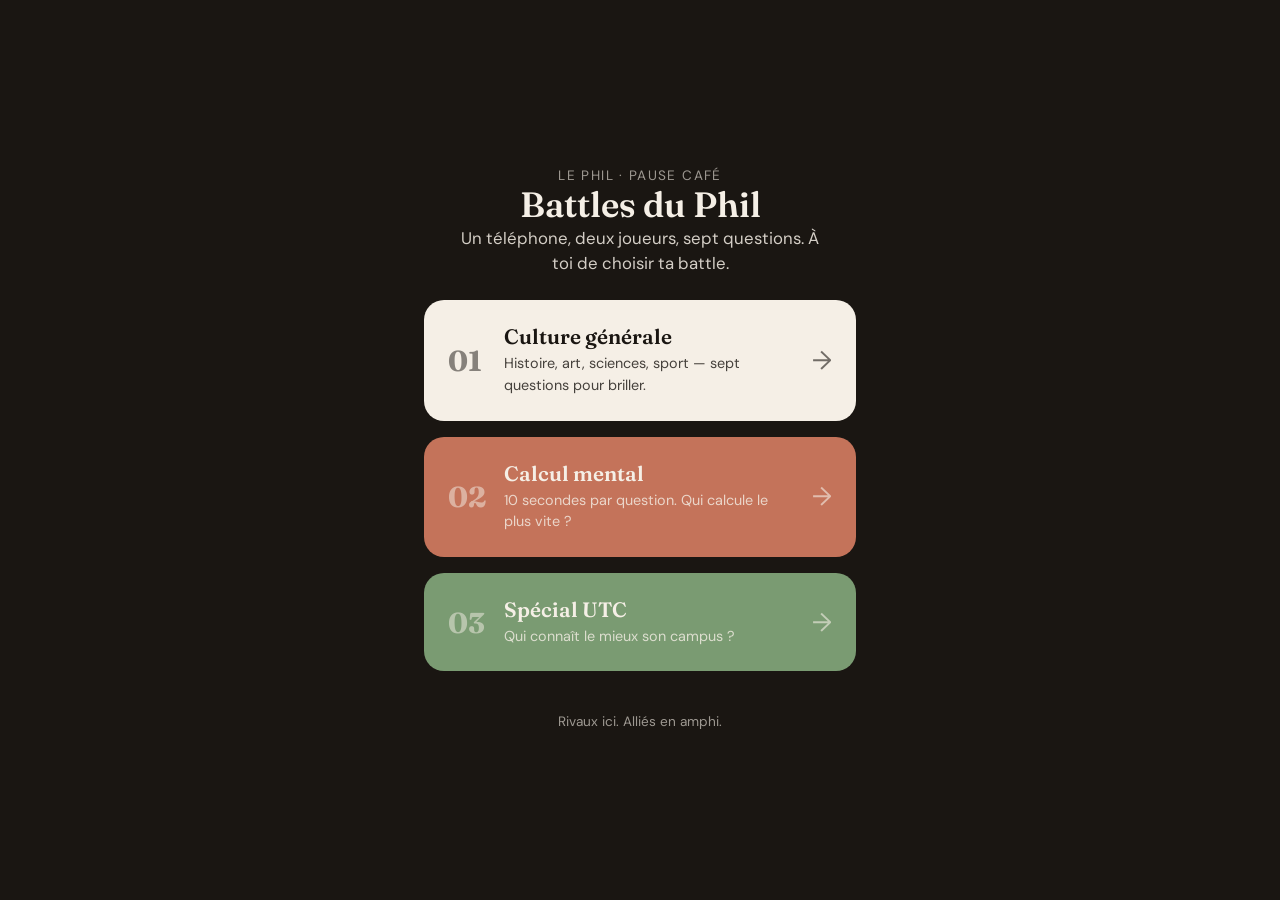
<file: index.html>
<!DOCTYPE html>
<html lang="fr">
<head>
  <meta charset="UTF-8">
  <meta name="viewport" content="width=device-width, initial-scale=1.0">
  <title>Battles du Phil</title>
  <link rel="preconnect" href="https://fonts.googleapis.com">
  <link rel="preconnect" href="https://fonts.gstatic.com" crossorigin>
  <link href="https://fonts.googleapis.com/css2?family=Fraunces:opsz,wght@9..144,400;9..144,600;9..144,700&family=DM+Sans:wght@400;500;700&display=swap" rel="stylesheet">
  <link rel="stylesheet" href="style.css">
</head>
<body>
  <div class="splash" id="splash">
    <div class="splash-text">Battle.</div>
  </div>

  <div id="app">
    <div class="screen home-screen home-content" id="home-content">
      <div class="home-header">
        <div class="eyebrow">Le Phil &middot; Pause caf&eacute;</div>
        <h1 class="title-lg">Battles du Phil</h1>
        <p class="subtitle">Un t&eacute;l&eacute;phone, deux joueurs, sept questions. &Agrave; toi de choisir ta battle.</p>
      </div>

      <a href="culture.html" class="game-card card-cream">
        <div class="card-number">01</div>
        <div class="card-body">
          <h2>Culture g&eacute;n&eacute;rale</h2>
          <p>Histoire, art, sciences, sport &mdash; sept questions pour briller.</p>
        </div>
        <div class="card-arrow">&rarr;</div>
      </a>

      <a href="calcul.html" class="game-card card-terracotta">
        <div class="card-number">02</div>
        <div class="card-body">
          <h2>Calcul mental</h2>
          <p>10 secondes par question. Qui calcule le plus vite ?</p>
        </div>
        <div class="card-arrow">&rarr;</div>
      </a>

      <a href="utc.html" class="game-card card-sage">
        <div class="card-number">03</div>
        <div class="card-body">
          <h2>Sp&eacute;cial UTC</h2>
          <p>Qui conna&icirc;t le mieux son campus ?</p>
        </div>
        <div class="card-arrow">&rarr;</div>
      </a>

      <p class="footer-note">Rivaux ici. Alli&eacute;s en amphi.</p>
    </div>
  </div>

  <script>
    window.addEventListener('DOMContentLoaded', () => {
      setTimeout(() => {
        document.getElementById('splash').classList.add('hide');
        document.getElementById('home-content').classList.add('show');
      }, 1000);
    });
  </script>
</body>
</html>
</file>
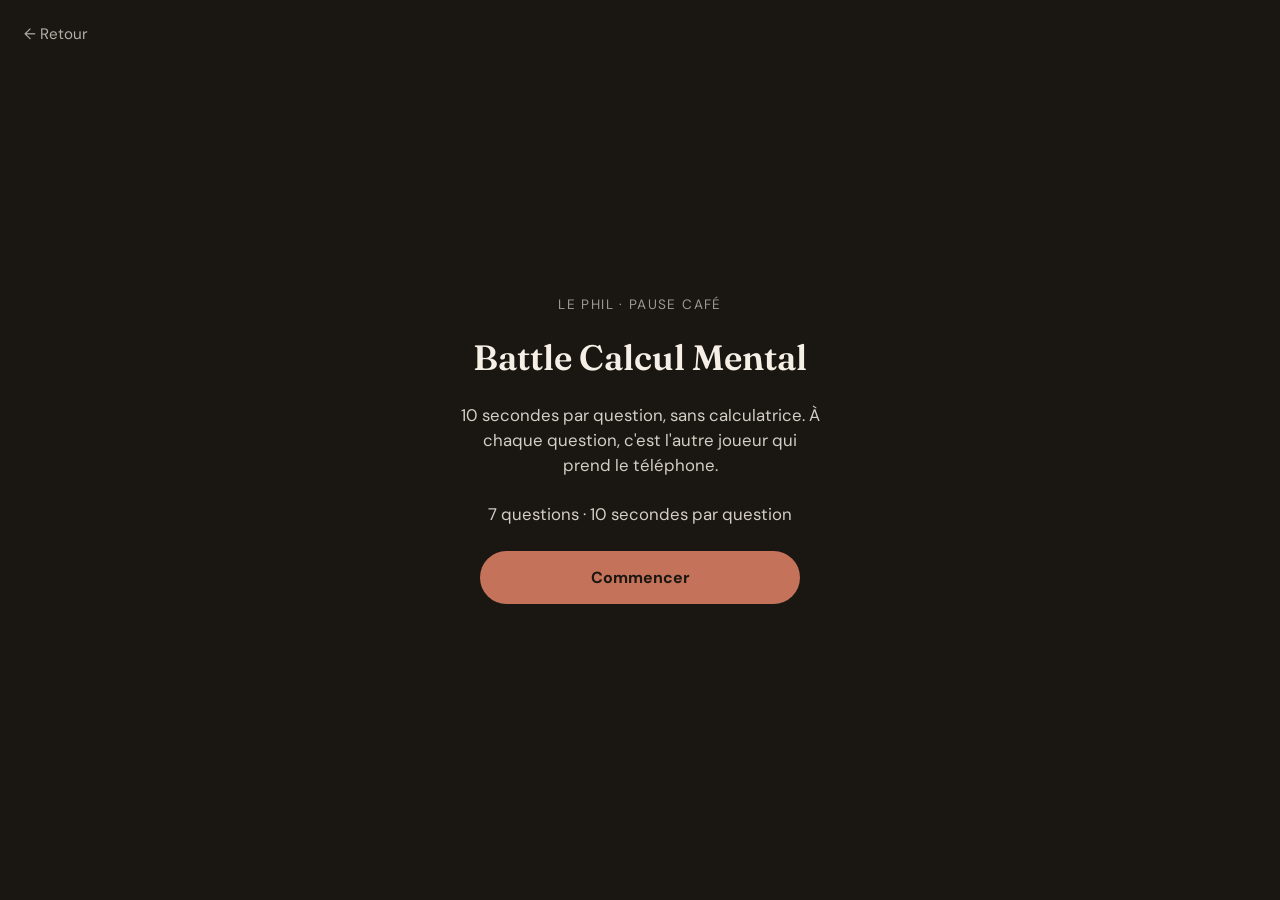
<file: calcul.html>
<!DOCTYPE html>
<html lang="fr">
<head>
  <meta charset="UTF-8">
  <meta name="viewport" content="width=device-width, initial-scale=1.0">
  <title>Battle Calcul Mental &mdash; Le Phil</title>
  <link rel="preconnect" href="https://fonts.googleapis.com">
  <link rel="preconnect" href="https://fonts.gstatic.com" crossorigin>
  <link href="https://fonts.googleapis.com/css2?family=Fraunces:opsz,wght@9..144,400;9..144,600;9..144,700&family=DM+Sans:wght@400;500;700&display=swap" rel="stylesheet">
  <link rel="stylesheet" href="style.css">
</head>
<body>
  <div id="app"></div>
  <script>
    window.QUIZ_CONFIG = {
      title: "Battle Calcul Mental",
      description: "10 secondes par question, sans calculatrice. À chaque question, c'est l'autre joueur qui prend le téléphone.",
      accentColor: "#C4735A",
      accentText: "#1A1612",
      timeLimit: 10,
      questions: [
        {
          q: "17 × 4 = ?",
          options: ["68", "72", "64", "76"],
          correct: 0
        },
        {
          q: "256 ÷ 8 = ?",
          options: ["32", "28", "36", "24"],
          correct: 0
        },
        {
          q: "15% de 200 = ?",
          options: ["30", "25", "35", "20"],
          correct: 0
        },
        {
          q: "13² = ?",
          options: ["169", "156", "144", "181"],
          correct: 0
        },
        {
          q: "3/4 + 1/2 = ?",
          options: ["5/4", "4/6", "1", "7/8"],
          correct: 0
        },
        {
          q: "123 + 456 + 78 = ?",
          options: ["657", "647", "667", "637"],
          correct: 0
        },
        {
          q: "Le double de 37, moins 9 = ?",
          options: ["65", "74", "56", "63"],
          correct: 0
        }
      ]
    };
  </script>
  <script src="quiz.js"></script>
</body>
</html>
</file>
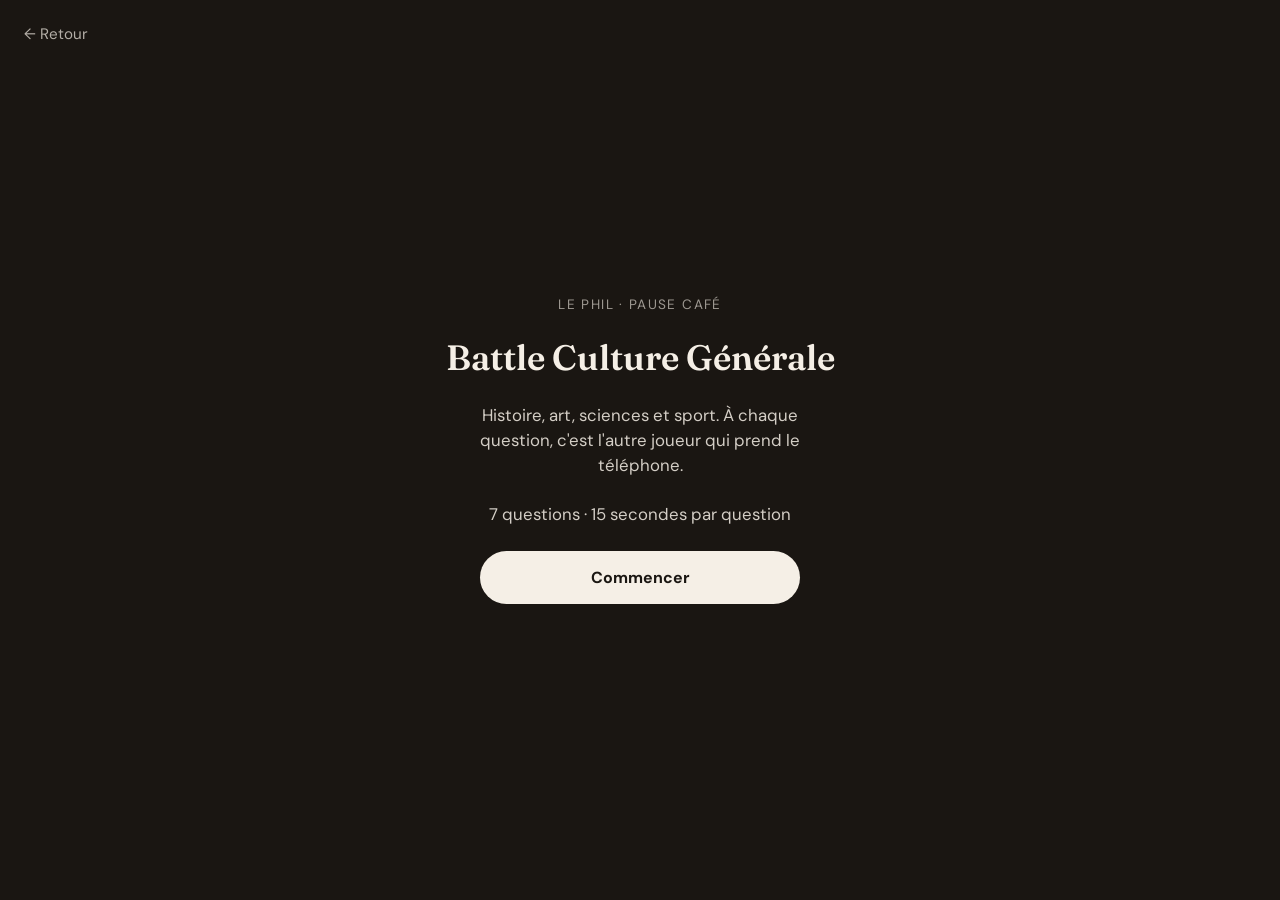
<file: culture.html>
<!DOCTYPE html>
<html lang="fr">
<head>
  <meta charset="UTF-8">
  <meta name="viewport" content="width=device-width, initial-scale=1.0">
  <title>Battle Culture G&eacute;n&eacute;rale &mdash; Le Phil</title>
  <link rel="preconnect" href="https://fonts.googleapis.com">
  <link rel="preconnect" href="https://fonts.gstatic.com" crossorigin>
  <link href="https://fonts.googleapis.com/css2?family=Fraunces:opsz,wght@9..144,400;9..144,600;9..144,700&family=DM+Sans:wght@400;500;700&display=swap" rel="stylesheet">
  <link rel="stylesheet" href="style.css">
</head>
<body>
  <div id="app"></div>
  <script>
    window.QUIZ_CONFIG = {
      title: "Battle Culture Générale",
      description: "Histoire, art, sciences et sport. À chaque question, c'est l'autre joueur qui prend le téléphone.",
      accentColor: "#F5EFE6",
      accentText: "#1A1612",
      timeLimit: 15,
      questions: [
        {
          q: "Quelle est la capitale de l'Australie ?",
          options: ["Canberra", "Sydney", "Melbourne", "Brisbane"],
          correct: 0
        },
        {
          q: "En quelle année l'homme a-t-il marché sur la Lune pour la première fois ?",
          options: ["1969", "1972", "1965", "1971"],
          correct: 0
        },
        {
          q: "Quel peintre a réalisé « La Nuit étoilée » ?",
          options: ["Van Gogh", "Monet", "Picasso", "Dalí"],
          correct: 0
        },
        {
          q: "Combien d'os compte le corps humain adulte ?",
          options: ["206", "180", "212", "198"],
          correct: 0
        },
        {
          q: "Quel pays a remporté la Coupe du Monde 2014 au Brésil ?",
          options: ["Allemagne", "Brésil", "Argentine", "France"],
          correct: 0
        },
        {
          q: "Quel est l'élément chimique dont le symbole est 'Au' ?",
          options: ["Or", "Argent", "Cuivre", "Aluminium"],
          correct: 0
        },
        {
          q: "Qui a écrit « Les Misérables » ?",
          options: ["Victor Hugo", "Émile Zola", "Gustave Flaubert", "Stendhal"],
          correct: 0
        }
      ]
    };
  </script>
  <script src="quiz.js"></script>
</body>
</html>
</file>
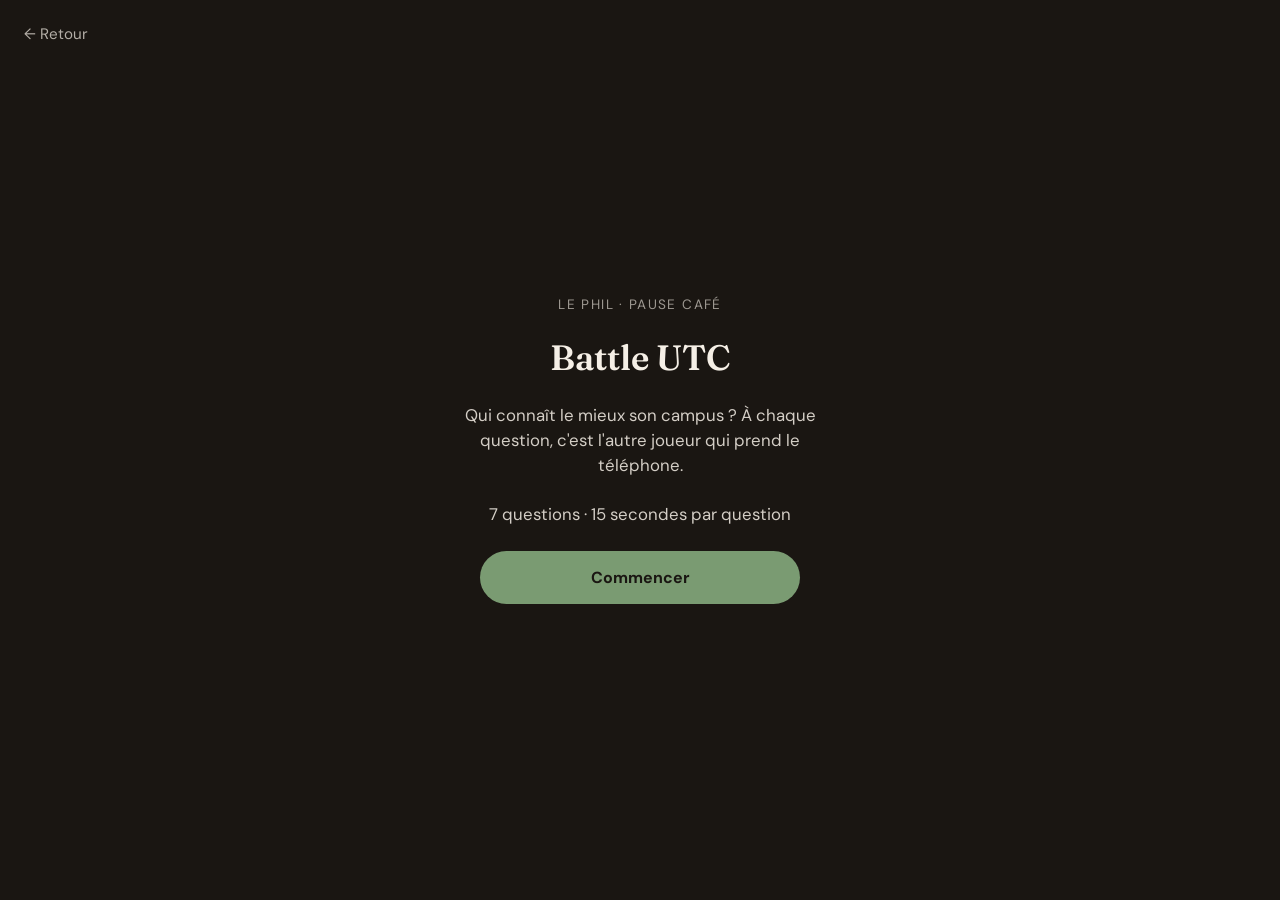
<file: utc.html>
<!DOCTYPE html>
<html lang="fr">
<head>
  <meta charset="UTF-8">
  <meta name="viewport" content="width=device-width, initial-scale=1.0">
  <title>Battle UTC &mdash; Le Phil</title>
  <link rel="preconnect" href="https://fonts.googleapis.com">
  <link rel="preconnect" href="https://fonts.gstatic.com" crossorigin>
  <link href="https://fonts.googleapis.com/css2?family=Fraunces:opsz,wght@9..144,400;9..144,600;9..144,700&family=DM+Sans:wght@400;500;700&display=swap" rel="stylesheet">
  <link rel="stylesheet" href="style.css">
</head>
<body>
  <div id="app"></div>
  <script>
    window.QUIZ_CONFIG = {
      title: "Battle UTC",
      description: "Qui connaît le mieux son campus ? À chaque question, c'est l'autre joueur qui prend le téléphone.",
      accentColor: "#7A9B72",
      accentText: "#1A1612",
      timeLimit: 15,
      questions: [
        {
          q: "En quelle année l'UTC (Université de Technologie de Compiègne) a-t-elle été fondée ?",
          options: ["1972", "1985", "1968", "1990"],
          correct: 0
        },
        {
          q: "Qu'est-ce qui différencie l'UTC des autres écoles d'ingénieurs françaises ?",
          options: [
            "Un fort ancrage en sciences humaines et sociales intégré à la formation",
            "Elle est la plus grande école d'ingénieurs de France",
            "Elle ne propose aucun cours en anglais",
            "Elle n'a pas de campus physique"
          ],
          correct: 0
        },
        {
          q: "Quel est le mineur dédié à la philosophie, à la technologie et à la cognition à l'UTC ?",
          options: ["PHITECO", "CCT", "SISTER", "TCN"],
          correct: 0
        },
        {
          q: "Où peut-on faire la fête tous les soirs à l'UTC ?",
          options: ["Au Pic", "Au Phil", "À la BUTC", "Au FabLab"],
          correct: 0
        },
        {
          q: "Quelle ville accueille le campus principal de l'UTC ?",
          options: ["Compiègne", "Troyes", "Mont-Béliard", "Belfort"],
          correct: 0
        },
        {
          q: "Pendant les examens, jusqu'à quelle heure la BU de l'UTC est-elle ouverte ?",
          options: ["22h", "19h", "20h", "21h"],
          correct: 0
        },
        {
          q: "Quel est le meilleur endroit pour faire sa pause café à l'UTC ?",
          options: ["Le Phil"],
          correct: 0
        }
      ]
    };
  </script>
  <script src="quiz.js"></script>
</body>
</html>
</file>
<file: style.css>
:root {
  --bg: #1A1612;
  --card: #F5EFE6;
  --terracotta: #C4735A;
  --sage: #7A9B72;
  --yellow: #F5C842;
  --text-dark: #1A1612;
  --text-light: #F5EFE6;
  --accent: var(--terracotta);
  --accent-text: var(--text-dark);
}

* {
  box-sizing: border-box;
}

html, body {
  margin: 0;
  padding: 0;
}

body {
  background: var(--bg);
  color: var(--text-light);
  font-family: 'DM Sans', sans-serif;
  min-height: 100vh;
}

h1, h2, h3 {
  font-family: 'Fraunces', serif;
  font-weight: 600;
  margin: 0;
}

p {
  margin: 0;
  line-height: 1.5;
}

a {
  color: inherit;
}

#app {
  min-height: 100vh;
}

.screen {
  min-height: 100vh;
  display: flex;
  flex-direction: column;
  justify-content: center;
  align-items: center;
  gap: 24px;
  padding: 32px 24px;
  max-width: 480px;
  margin: 0 auto;
  text-align: center;
}

.btn {
  font-family: 'DM Sans', sans-serif;
  font-size: 1rem;
  font-weight: 700;
  padding: 16px 32px;
  border-radius: 100px;
  border: none;
  cursor: pointer;
  width: 100%;
  max-width: 320px;
  transition: transform 0.15s ease, opacity 0.15s ease;
}

.btn:active {
  transform: scale(0.97);
}

.btn-primary {
  background: var(--accent);
  color: var(--accent-text);
}

.btn-secondary {
  background: transparent;
  color: var(--text-light);
  border: 2px solid var(--text-light);
}

.btn-row {
  display: flex;
  flex-direction: column;
  gap: 12px;
  width: 100%;
  align-items: center;
}

.back-link {
  position: absolute;
  top: 24px;
  left: 24px;
  font-size: 0.95rem;
  text-decoration: none;
  color: var(--text-light);
  opacity: 0.7;
}

.back-link:hover {
  opacity: 1;
}

.eyebrow {
  font-size: 0.85rem;
  letter-spacing: 0.1em;
  text-transform: uppercase;
  opacity: 0.6;
}

.title-lg {
  font-size: 2.2rem;
  line-height: 1.2;
}

.subtitle {
  font-size: 1.05rem;
  opacity: 0.85;
  max-width: 360px;
}

/* ===== Index page ===== */

.splash {
  position: fixed;
  inset: 0;
  background: var(--bg);
  display: flex;
  align-items: center;
  justify-content: center;
  z-index: 100;
  transition: opacity 0.6s ease;
}

.splash.hide {
  opacity: 0;
  pointer-events: none;
}

.splash-text {
  font-family: 'Fraunces', serif;
  font-size: 4rem;
  font-weight: 700;
  color: var(--text-light);
}

.home-content {
  opacity: 0;
  transition: opacity 0.6s ease;
}

.home-content.show {
  opacity: 1;
}

.home-screen {
  gap: 16px;
  padding-top: 48px;
  padding-bottom: 48px;
}

.home-header {
  margin-bottom: 8px;
}

.game-card {
  display: flex;
  align-items: center;
  gap: 16px;
  width: 100%;
  padding: 24px;
  border-radius: 20px;
  text-decoration: none;
  cursor: pointer;
  border: none;
  text-align: left;
  font-family: inherit;
  transition: transform 0.15s ease;
}

.game-card:active {
  transform: scale(0.98);
}

.game-card.card-cream {
  background: var(--card);
  color: var(--text-dark);
}

.game-card.card-terracotta {
  background: var(--terracotta);
  color: var(--text-light);
}

.game-card.card-sage {
  background: var(--sage);
  color: var(--text-light);
}

.game-card .card-number {
  font-family: 'Fraunces', serif;
  font-size: 1.8rem;
  font-weight: 700;
  opacity: 0.5;
  min-width: 40px;
}

.game-card .card-body {
  flex: 1;
}

.game-card .card-body h2 {
  font-size: 1.3rem;
  margin-bottom: 4px;
}

.game-card .card-body p {
  font-size: 0.9rem;
  opacity: 0.8;
}

.game-card .card-arrow {
  font-size: 1.6rem;
  opacity: 0.6;
}

.footer-note {
  margin-top: 24px;
  font-size: 0.85rem;
  opacity: 0.6;
  text-align: center;
  line-height: 1.6;
}

/* ===== Quiz screens ===== */

.names-form {
  display: flex;
  flex-direction: column;
  gap: 16px;
  width: 100%;
  max-width: 320px;
}

.name-input {
  font-family: 'DM Sans', sans-serif;
  font-size: 1.1rem;
  padding: 14px 18px;
  border-radius: 12px;
  border: 2px solid var(--card);
  background: transparent;
  color: var(--text-light);
  text-align: center;
}

.name-input::placeholder {
  color: rgba(245, 239, 230, 0.4);
}

.name-input:focus {
  outline: none;
  border-color: var(--accent);
}

.turn-banner {
  gap: 12px;
}

.turn-player {
  font-size: 2.2rem;
  color: var(--accent);
}

.progress-pill {
  font-size: 0.85rem;
  opacity: 0.6;
  letter-spacing: 0.08em;
  text-transform: uppercase;
}

.question-screen {
  gap: 20px;
  justify-content: flex-start;
  padding-top: 48px;
}

.timer-wrap {
  display: flex;
  align-items: center;
  gap: 12px;
  width: 100%;
}

.timer-track {
  flex: 1;
  height: 8px;
  border-radius: 100px;
  background: rgba(245, 239, 230, 0.15);
  overflow: hidden;
}

.timer-fill {
  height: 100%;
  background: var(--accent);
  border-radius: 100px;
  transition: width 0.1s linear;
}

.timer-number {
  font-family: 'Fraunces', serif;
  font-size: 1.4rem;
  font-weight: 700;
  min-width: 32px;
  text-align: right;
}

.question-text {
  font-size: 1.4rem;
  line-height: 1.35;
  margin: 8px 0;
}

.options-grid {
  display: grid;
  grid-template-columns: 1fr 1fr;
  gap: 12px;
  width: 100%;
}

.options-grid.single-col {
  grid-template-columns: 1fr;
}

.option-btn {
  font-family: 'DM Sans', sans-serif;
  font-size: 1rem;
  font-weight: 700;
  padding: 18px 12px;
  border-radius: 16px;
  border: 2px solid var(--card);
  background: transparent;
  color: var(--text-light);
  cursor: pointer;
  min-height: 64px;
  transition: background 0.15s ease, border-color 0.15s ease, color 0.15s ease;
}

.option-btn.full-width {
  grid-column: 1 / -1;
}

.option-btn.correct {
  background: var(--sage);
  border-color: var(--sage);
  color: var(--text-dark);
}

.option-btn.wrong {
  background: var(--terracotta);
  border-color: var(--terracotta);
  color: var(--text-dark);
}

.option-btn:disabled {
  cursor: default;
}

.feedback-text {
  font-size: 1.1rem;
  font-weight: 700;
  min-height: 1.5em;
}

.results-screen {
  gap: 12px;
}

.score-table {
  width: 100%;
  max-width: 320px;
  display: flex;
  flex-direction: column;
  gap: 10px;
  margin: 12px 0;
}

.score-row {
  display: flex;
  justify-content: space-between;
  align-items: center;
  padding: 16px 20px;
  border-radius: 14px;
  background: rgba(245, 239, 230, 0.08);
}

.score-row.winner {
  background: var(--accent);
  color: var(--accent-text);
}

.score-row .player-name {
  font-weight: 700;
  font-size: 1.05rem;
}

.score-row .player-score {
  font-family: 'Fraunces', serif;
  font-size: 1.4rem;
  font-weight: 700;
}

.winner-banner {
  font-size: 1.2rem;
  margin-top: 4px;
}

@media (min-width: 540px) {
  .splash-text {
    font-size: 5.5rem;
  }
}
</file>
